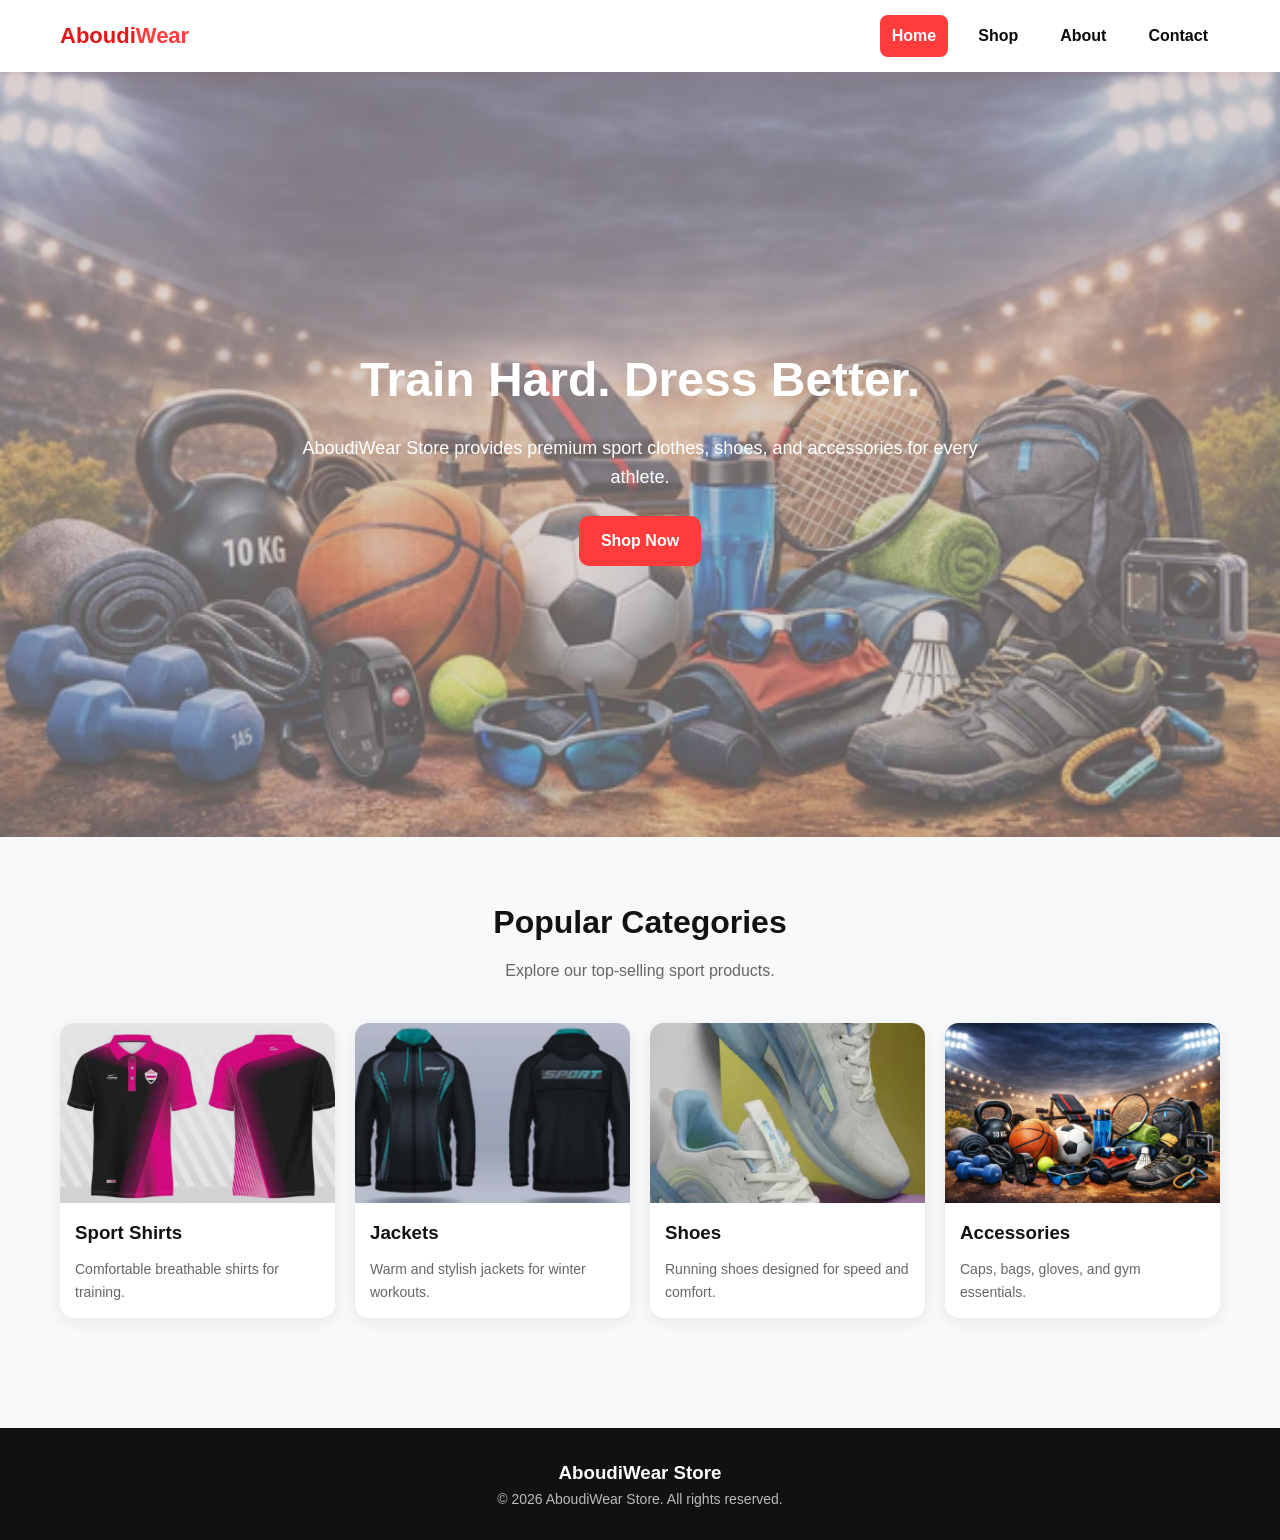
<file: index.html>
<!DOCTYPE html>
<html lang="en">
<head>
  <meta charset="UTF-8">
  <meta name="viewport" content="width=device-width, initial-scale=1.0">
  <title>AboudiWear Store | Home</title>
  <link rel="stylesheet" href="style.css">
</head>
<body>

<header>
  <div class="navbar">
    <div class="logo">Aboudi<span>Wear</span></div>

    <div class="nav-links">
      <a href="index.html" class="active">Home</a>
      <a href="shop.html">Shop</a>
      <a href="about.html">About</a>
      <a href="contact.html">Contact</a>
    </div>
  </div>
</header>

<section class="hero">
  <div class="hero-content">
    <h1>Train Hard. Dress Better.</h1>
    <p>AboudiWear Store provides premium sport clothes, shoes, and accessories for every athlete.</p>
    <a href="shop.html" class="hero-btn">Shop Now</a>
  </div>
</section>

<section class="section">
  <div class="section-title">
    <h2>Popular Categories</h2>
    <p>Explore our top-selling sport products.</p>
  </div>

  <div class="card-grid">
    <div class="card">
      <img src="images/shirt.jpg.png" alt="Sport Shirts">
      <div class="card-body">
        <h3>Sport Shirts</h3>
        <p>Comfortable breathable shirts for training.</p>
      </div>
    </div>

    <div class="card">
      <img src="images/jacket.jpg.png" alt="Sport Jackets">
      <div class="card-body">
        <h3>Jackets</h3>
        <p>Warm and stylish jackets for winter workouts.</p>
      </div>
    </div>

    <div class="card">
      <img src="images/shoes.jpg.png" alt="Sport Shoes">
      <div class="card-body">
        <h3>Shoes</h3>
        <p>Running shoes designed for speed and comfort.</p>
      </div>
    </div>

    <div class="card">
      <img src="images/accsisoris.jpg.png" alt="Accessories">
      <div class="card-body">
        <h3>Accessories</h3>
        <p>Caps, bags, gloves, and gym essentials.</p>
      </div>
    </div>
  </div>
</section>

<footer>
  <h3>AboudiWear Store</h3>
  <p>© 2026 AboudiWear  Store. All rights reserved.</p>
</footer>

</body>
</html>
</file>
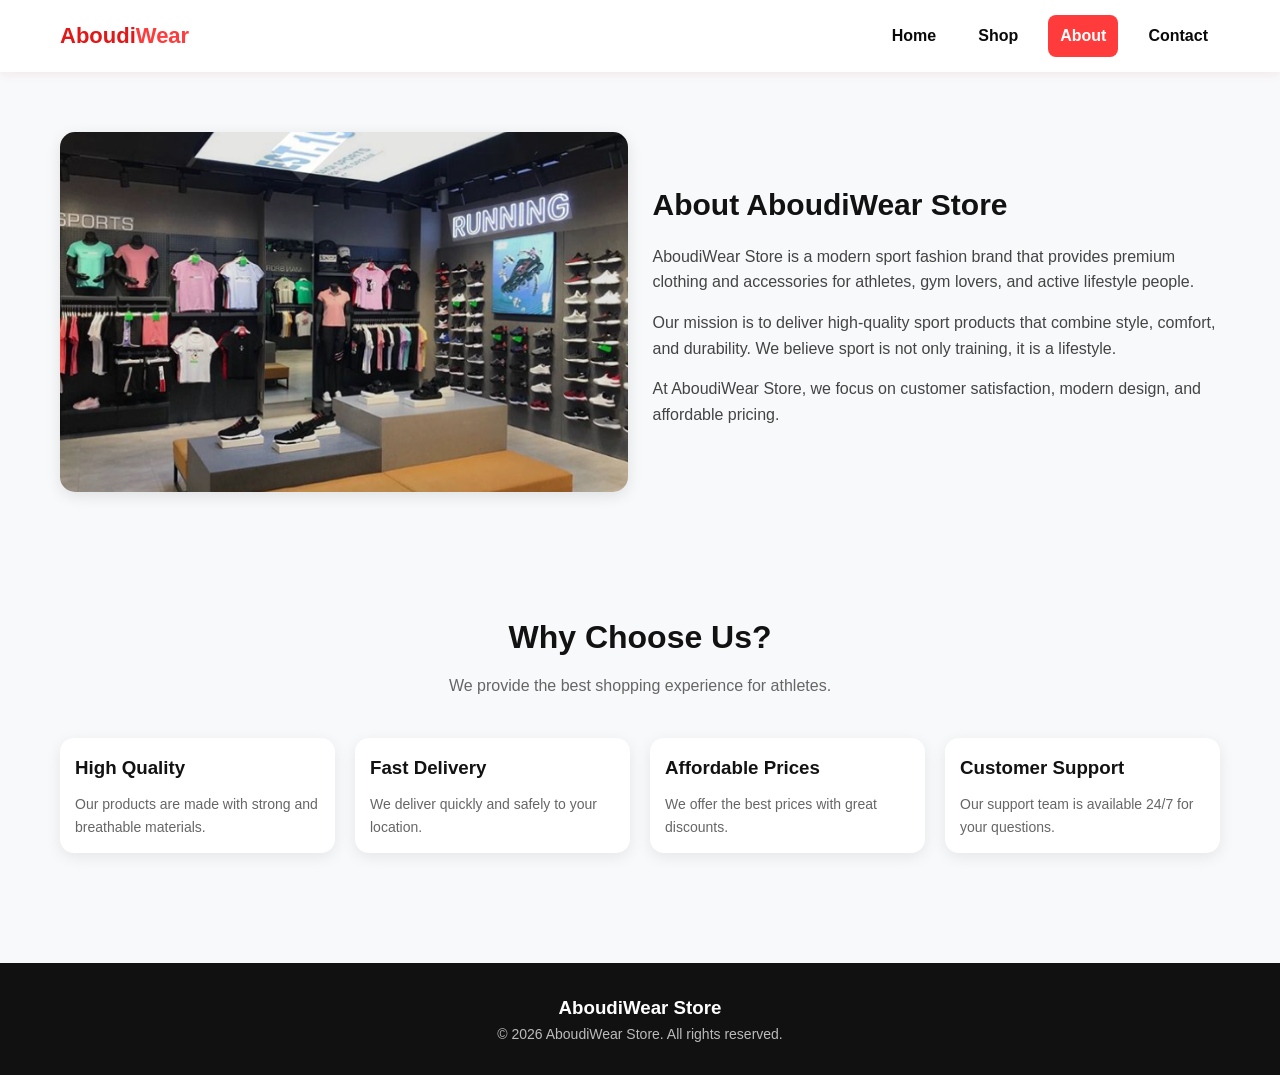
<file: about.html>
<!DOCTYPE html>
<html lang="en">
<head>
  <meta charset="UTF-8">
  <meta name="viewport" content="width=device-width, initial-scale=1.0">
  <title>AboudiWear Store | About</title>
  <link rel="stylesheet" href="style.css">
</head>
<body>

<header>
  <div class="navbar">
    <div class="logo">Aboudi<span>Wear</span></div>

    <div class="nav-links">
      <a href="index.html">Home</a>
      <a href="shop.html">Shop</a>
      <a href="about.html" class="active">About</a>
      <a href="contact.html">Contact</a>
    </div>
  </div>
</header>

<section class="section">
  <div class="about-box">
    <img src="images/hero.jpg.png" alt="About SportWear Store">

    <div class="about-text">
      <h2>About AboudiWear Store</h2>
      <p>
        AboudiWear Store is a modern sport fashion brand that provides premium clothing
        and accessories for athletes, gym lovers, and active lifestyle people.
      </p>

      <p>
        Our mission is to deliver high-quality sport products that combine style, comfort,
        and durability. We believe sport is not only training, it is a lifestyle.
      </p>

      <p>
        At AboudiWear  Store, we focus on customer satisfaction, modern design,
        and affordable pricing.
      </p>
    </div>
  </div>
</section>

<section class="section">
  <div class="section-title">
    <h2>Why Choose Us?</h2>
    <p>We provide the best shopping experience for athletes.</p>
  </div>

  <div class="card-grid">
    <div class="card">
      <div class="card-body">
        <h3>High Quality</h3>
        <p>Our products are made with strong and breathable materials.</p>
      </div>
    </div>

    <div class="card">
      <div class="card-body">
        <h3>Fast Delivery</h3>
        <p>We deliver quickly and safely to your location.</p>
      </div>
    </div>

    <div class="card">
      <div class="card-body">
        <h3>Affordable Prices</h3>
        <p>We offer the best prices with great discounts.</p>
      </div>
    </div>

    <div class="card">
      <div class="card-body">
        <h3>Customer Support</h3>
        <p>Our support team is available 24/7 for your questions.</p>
      </div>
    </div>
  </div>
</section>

<footer>
  <h3>AboudiWear Store</h3>
  <p>© 2026 AboudiWear Store. All rights reserved.</p>
</footer>

</body>
</html>
</file>
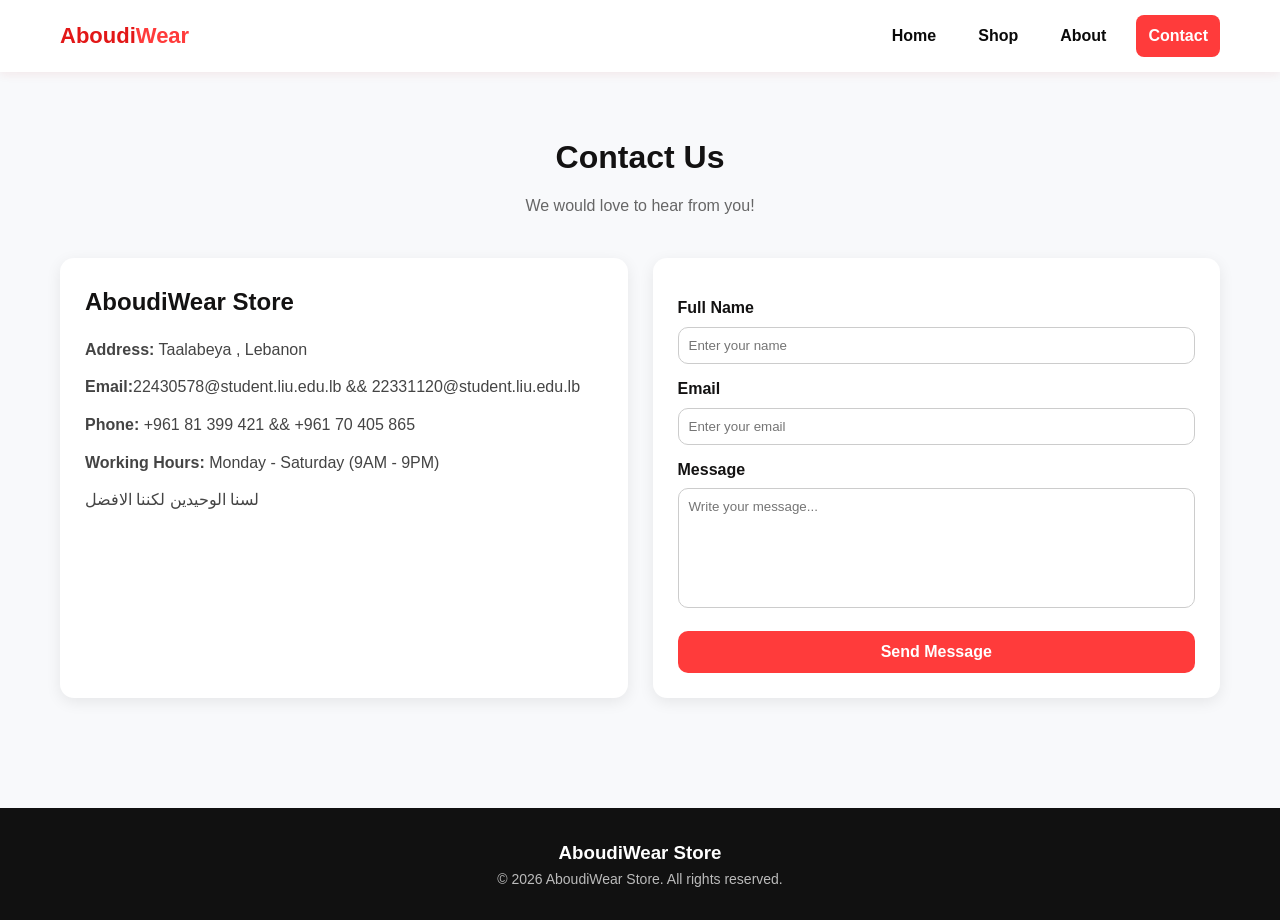
<file: contact.html>
<!DOCTYPE html>
<html lang="en">
<head>
  <meta charset="UTF-8">
  <meta name="viewport" content="width=device-width, initial-scale=1.0">
  <title>AboudiWear Store | Contact</title>
  <link rel="stylesheet" href="style.css">
</head>
<body>

<header>
  <div class="navbar">
    <div class="logo">Aboudi<span>Wear</span></div>

    <div class="nav-links">
      <a href="index.html">Home</a>
      <a href="shop.html">Shop</a>
      <a href="about.html">About</a>
      <a href="contact.html" class="active">Contact</a>
    </div>
  </div>
</header>

<section class="section">
  <div class="section-title">
    <h2>Contact Us</h2>
    <p>We would love to hear from you!</p>
  </div>

  <div class="contact-grid">
    <div class="contact-info">
      <h2>AboudiWear Store</h2>
      <p><b>Address:</b> Taalabeya , Lebanon</p>
      <p><b>Email:</b>22430578@student.liu.edu.lb && 22331120@student.liu.edu.lb</p>
      <p><b>Phone:</b> +961 81 399 421 && +961 70 405 865</p>
     <p><b>Working Hours:</b> Monday - Saturday (9AM - 9PM)</p>
     <p>لسنا الوحيدين لكننا الافضل </p>
    </div>

    <form>
      <label for="name">Full Name</label>
      <input type="text" id="name" placeholder="Enter your name" required>

      <label for="email">Email</label>
      <input type="email" id="email" placeholder="Enter your email" required>

      <label for="message">Message</label>
      <textarea id="message" placeholder="Write your message..." required></textarea>

      <button type="submit">Send Message</button>
    </form>
  </div>
</section>

<footer>
  <h3>AboudiWear Store</h3>
  <p>© 2026 AboudiWear  Store. All rights reserved.</p>
</footer>

</body>
</html>
</file>
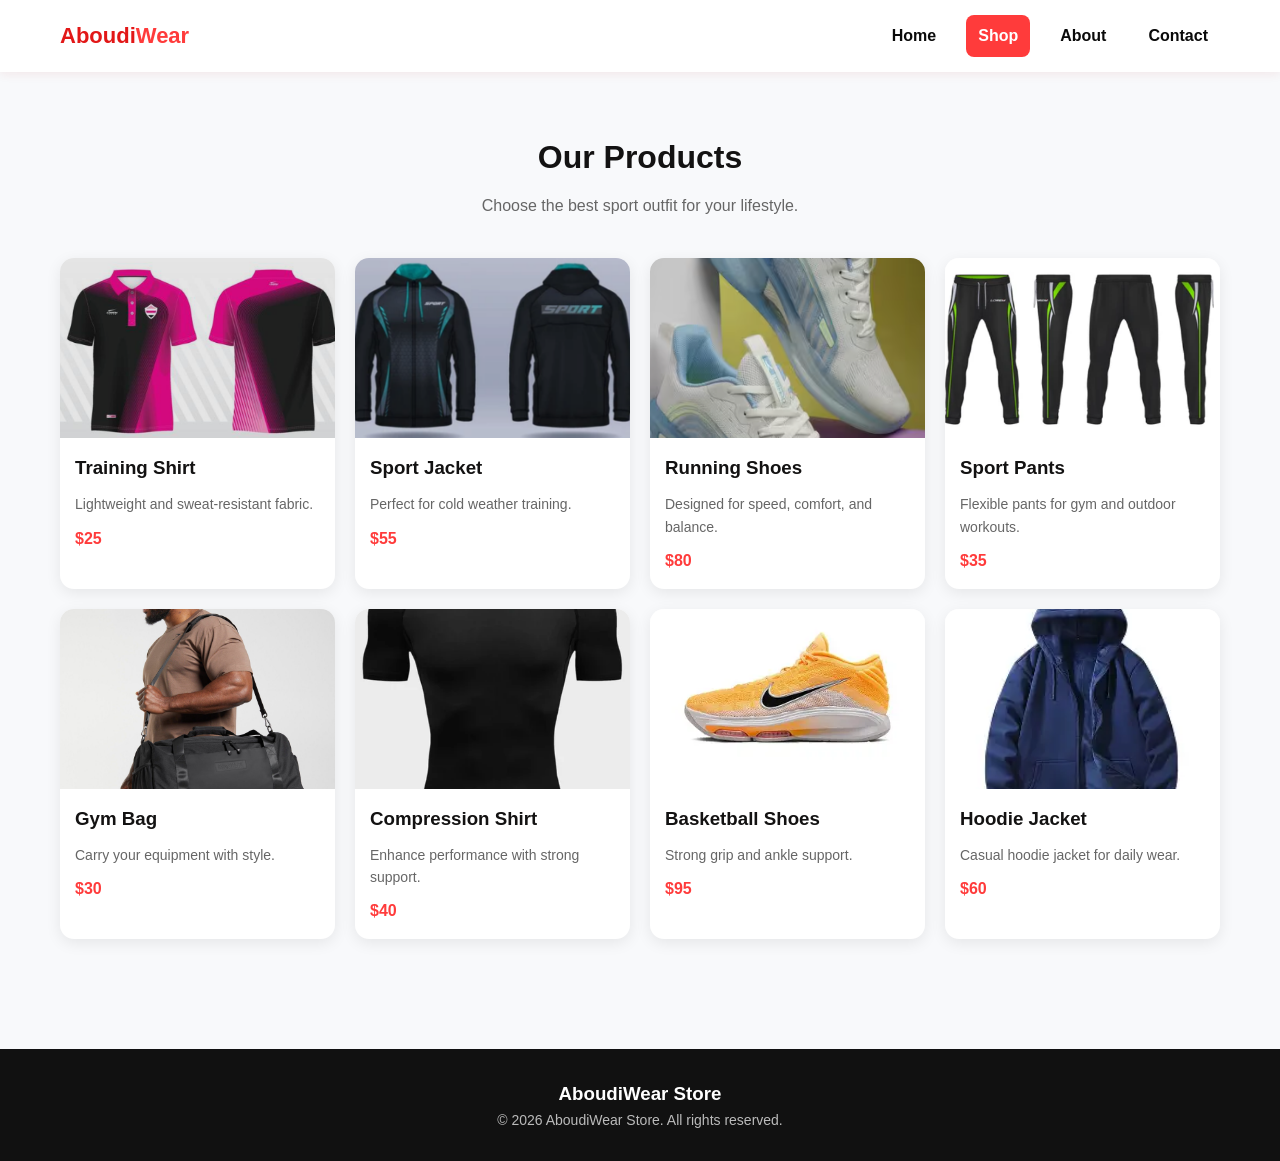
<file: shop.html>
<!DOCTYPE html>
<html lang="en">
<head>
  <meta charset="UTF-8">
  <meta name="viewport" content="width=device-width, initial-scale=1.0">
  <title>AboudiWear Store | Shop</title>
  <link rel="stylesheet" href="style.css">
</head>
<body>

<header>
  <div class="navbar">
    <div class="logo">Aboudi<span>Wear</span></div>

    <div class="nav-links">
      <a href="index.html">Home</a>
      <a href="shop.html" class="active">Shop</a>
      <a href="about.html">About</a>
      <a href="contact.html">Contact</a>
    </div>
  </div>
</header>

<section class="section">
  <div class="section-title">
    <h2>Our Products</h2>
    <p>Choose the best sport outfit for your lifestyle.</p>
  </div>

  <div class="card-grid">
    <div class="card">
      <img src="images/shirt.jpg.png" alt="Training Shirt">
      <div class="card-body">
        <h3>Training Shirt</h3>
        <p>Lightweight and sweat-resistant fabric.</p>
        <div class="price">$25</div>
      </div>
    </div>

    <div class="card">
      <img src="images/jacket.jpg.png" alt="Sport Jacket">
      <div class="card-body">
        <h3>Sport Jacket</h3>
        <p>Perfect for cold weather training.</p>
        <div class="price">$55</div>
      </div>
    </div>

    <div class="card">
      <img src="images/shoes.jpg.png" alt="Running Shoes">
      <div class="card-body">
        <h3>Running Shoes</h3>
        <p>Designed for speed, comfort, and balance.</p>
        <div class="price">$80</div>
      </div>
    </div>

    <div class="card">
      <img src="images/pants.jpg.png" alt="Sport Pants">
      <div class="card-body">
        <h3>Sport Pants</h3>
        <p>Flexible pants for gym and outdoor workouts.</p>
        <div class="price">$35</div>
      </div>
    </div>

    <div class="card">
      <img src="images/gym bag.jpg.png" alt="Gym Bag">
      <div class="card-body">
        <h3>Gym Bag</h3>
        <p>Carry your equipment with style.</p>
        <div class="price">$30</div>
      </div>
    </div>

    <div class="card">
      <img src="images/comshirt.jpg.png" alt="Compression Shirt">
      <div class="card-body">
        <h3>Compression Shirt</h3>
        <p>Enhance performance with strong support.</p>
        <div class="price">$40</div>
      </div>
    </div>

    <div class="card">
      <img src="images/basketballshoes.jpg.png" alt="Basketball Shoes">
      <div class="card-body">
        <h3>Basketball Shoes</h3>
        <p>Strong grip and ankle support.</p>
        <div class="price">$95</div>
      </div>
    </div>

    <div class="card">
      <img src="images/hoodie.jpg.png" alt="Hoodie Jacket">
      <div class="card-body">
        <h3>Hoodie Jacket</h3>
        <p>Casual hoodie jacket for daily wear.</p>
        <div class="price">$60</div>
      </div>
    </div>
  </div>
</section>

<footer>
  <h3>AboudiWear Store</h3>
  <p>© 2026 AboudiWear  Store. All rights reserved.</p>
</footer>

</body>
</html>
</file>
<file: style.css>
* {
  margin: 0;
  padding: 0;
  box-sizing: border-box;
  font-family: Arial, Helvetica, sans-serif;
}

body {
  background: #f8f9fb;
  color: #131212;
  line-height: 1.6;
}

a {
  text-decoration: none;
}

img {
  width: 100%;
  display: block;
}

/* ===== Header ===== */
header {
  background: white;
  box-shadow: 0 2px 10px rgba(176, 24, 24, 0.08);
  position: sticky;
  top: 0;
  z-index: 999;
}

.navbar {
  max-width: 1200px;
  margin: auto;
  padding: 15px 20px;
  display: flex;
  justify-content: space-between;
  align-items: center;
}

.logo {
  font-size: 22px;
  font-weight: bold;
  color: #e21717;
}

.logo span {
  color: #ff3b3b;
}

.nav-links {
  display: flex;
  gap: 18px;
}

.nav-links a {
  color: #0a0a0a;
  font-weight: 600;
  padding: 8px 12px;
  border-radius: 8px;
  transition: 0.3s;
}

.nav-links a:hover,
.nav-links a.active {
  background: #ff3b3b;
  color: white;
}

/* ===== Hero Section ===== */
.hero {
  height: 85vh;
  background: linear-gradient(rgba(196, 178, 178, 0.6), rgba(179, 172, 172, 0.5)),
              url("images/accsisoris.jpg.png") center/cover no-repeat;
  display: flex;
  align-items: center;
  justify-content: center;
  text-align: center;
  padding: 20px;
}

.hero-content {
  color: white;
  max-width: 700px;
}

.hero-content h1 {
  font-size: 48px;
  margin-bottom: 15px;
}

.hero-content p {
  font-size: 18px;
  margin-bottom: 25px;
}

.hero-btn {
  display: inline-block;
  padding: 12px 22px;
  background: #ff3b3b;
  color: white;
  font-weight: bold;
  border-radius: 10px;
  transition: 0.3s;
}

.hero-btn:hover {
  background: #d92d2d;
}

/* ===== Sections ===== */
.section {
  max-width: 1200px;
  margin: auto;
  padding: 60px 20px;
}

.section-title {
  text-align: center;
  margin-bottom: 40px;
}

.section-title h2 {
  font-size: 32px;
  margin-bottom: 10px;
}

.section-title p {
  color: #666;
}

.card-grid {
  display: grid;
  grid-template-columns: repeat(4, 1fr);
  gap: 20px;
}

.card {
  background: white;
  border-radius: 14px;
  overflow: hidden;
  box-shadow: 0 4px 15px rgba(0,0,0,0.08);
  transition: 0.3s;
}

.card:hover {
  transform: translateY(-7px);
}

.card img {
  height: 180px;
  object-fit: cover;
}

.card-body {
  padding: 15px;
}

.card-body h3 {
  margin-bottom: 10px;
}

.card-body p {
  font-size: 14px;
  color: #666;
}

.price {
  margin-top: 10px;
  font-weight: bold;
  color: #ff3b3b;
}

.about-box {
  display: grid;
  grid-template-columns: 1fr 1fr;
  gap: 25px;
  align-items: center;
}

.about-box img {
  border-radius: 15px;
  height: 360px;
  object-fit: cover;
  box-shadow: 0 4px 15px rgba(0,0,0,0.1);
}

.about-text h2 {
  margin-bottom: 15px;
  font-size: 30px;
}

.about-text p {
  margin-bottom: 15px;
  color: #444;
}

.contact-grid {
  display: grid;
  grid-template-columns: 1fr 1fr;
  gap: 25px;
}

.contact-info {
  background: white;
  padding: 25px;
  border-radius: 14px;
  box-shadow: 0 4px 15px rgba(0,0,0,0.08);
}

.contact-info h2 {
  margin-bottom: 15px;
}

.contact-info p {
  margin-bottom: 12px;
  color: #444;
}

form {
  background: white;
  padding: 25px;
  border-radius: 14px;
  box-shadow: 0 4px 15px rgba(0,0,0,0.08);
}

form label {
  display: block;
  font-weight: bold;
  margin: 12px 0 6px;
}

form input,
form textarea {
  width: 100%;
  padding: 10px;
  border-radius: 10px;
  border: 1px solid #ccc;
  outline: none;
}

form textarea {
  resize: none;
  height: 120px;
}

form button {
  margin-top: 15px;
  width: 100%;
  padding: 12px;
  border: none;
  border-radius: 10px;
  background: #ff3b3b;
  color: white;
  font-size: 16px;
  font-weight: bold;
  cursor: pointer;
  transition: 0.3s;
}

form button:hover {
  background: #d92d2d;
}


footer {
  background: #111;
  color: white;
  padding: 30px 20px;
  text-align: center;
  margin-top: 50px;
}

footer p {
  color: #bbb;
  font-size: 14px;
}

@media (max-width: 992px) {
  .card-grid {
    grid-template-columns: repeat(2, 1fr);
  }

  .about-box {
    grid-template-columns: 1fr;
  }

  .contact-grid {
    grid-template-columns: 1fr;
  }

  .hero-content h1 {
    font-size: 36px;
  }
}

@media (max-width: 600px) {
  .nav-links {
    flex-direction: column;
    background: white;
    position: absolute;
    top: 65px;
    right: 20px;
    width: 200px;
    padding: 15px;
    border-radius: 12px;
    box-shadow: 0 4px 15px rgba(0,0,0,0.15);
    display: none;
  }

  .navbar {
    flex-direction: column;
    gap: 10px;
  }

  .card-grid {
    grid-template-columns: 1fr;
  }

  .hero {
    height: 70vh;
  }

  .hero-content h1 {
    font-size: 28px;
  }
}
</file>
